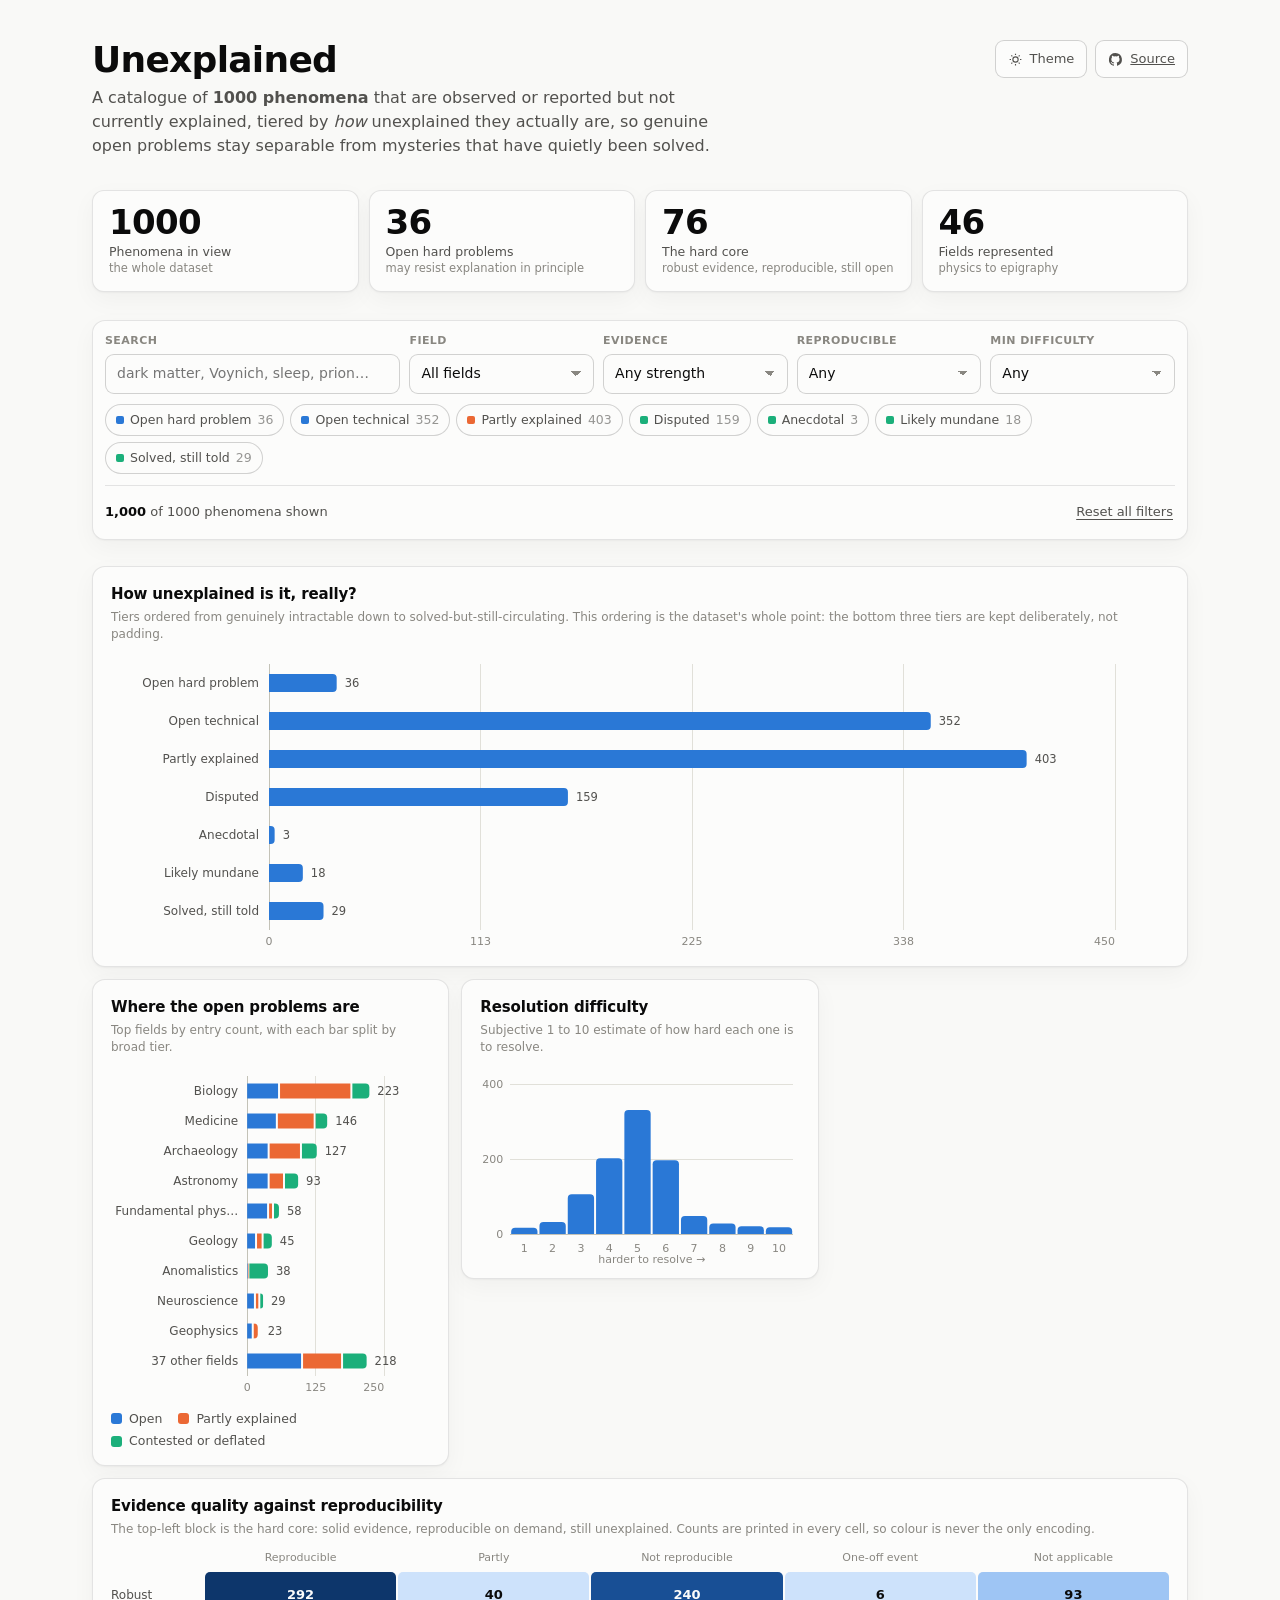
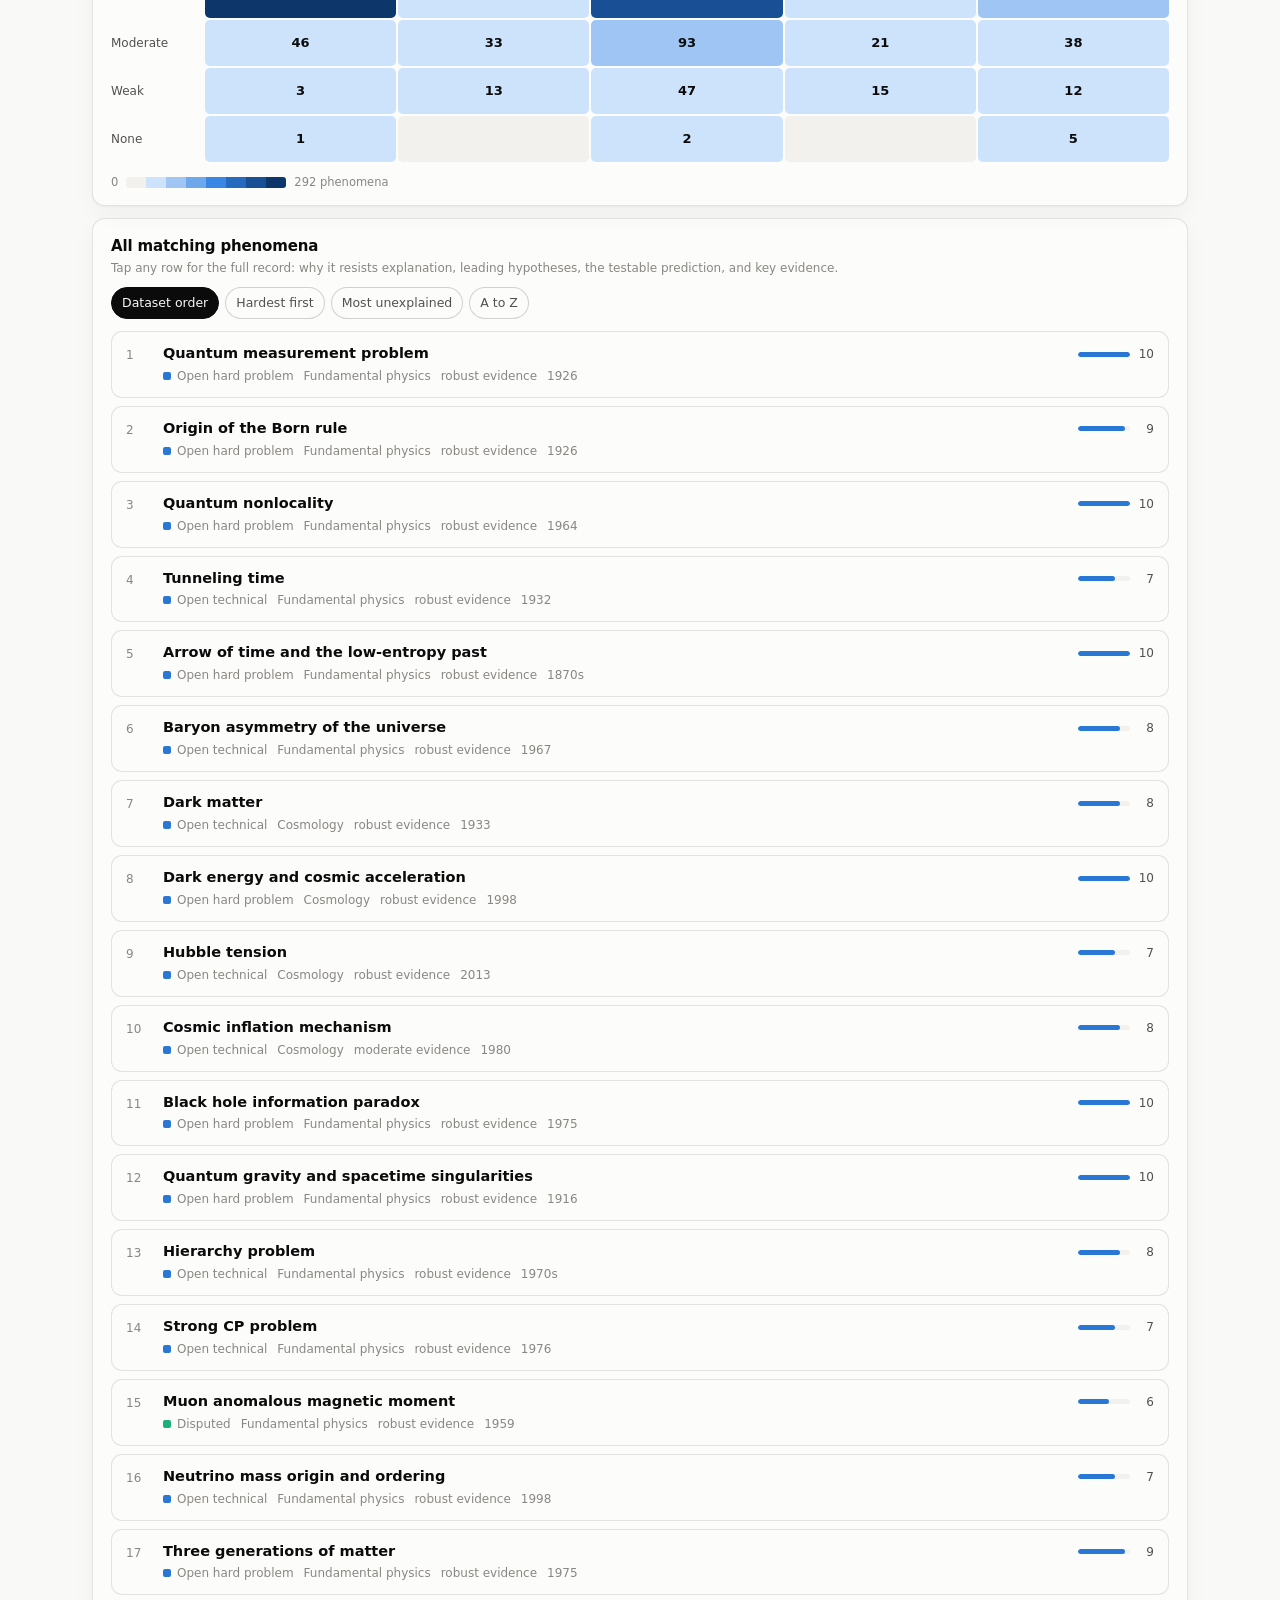
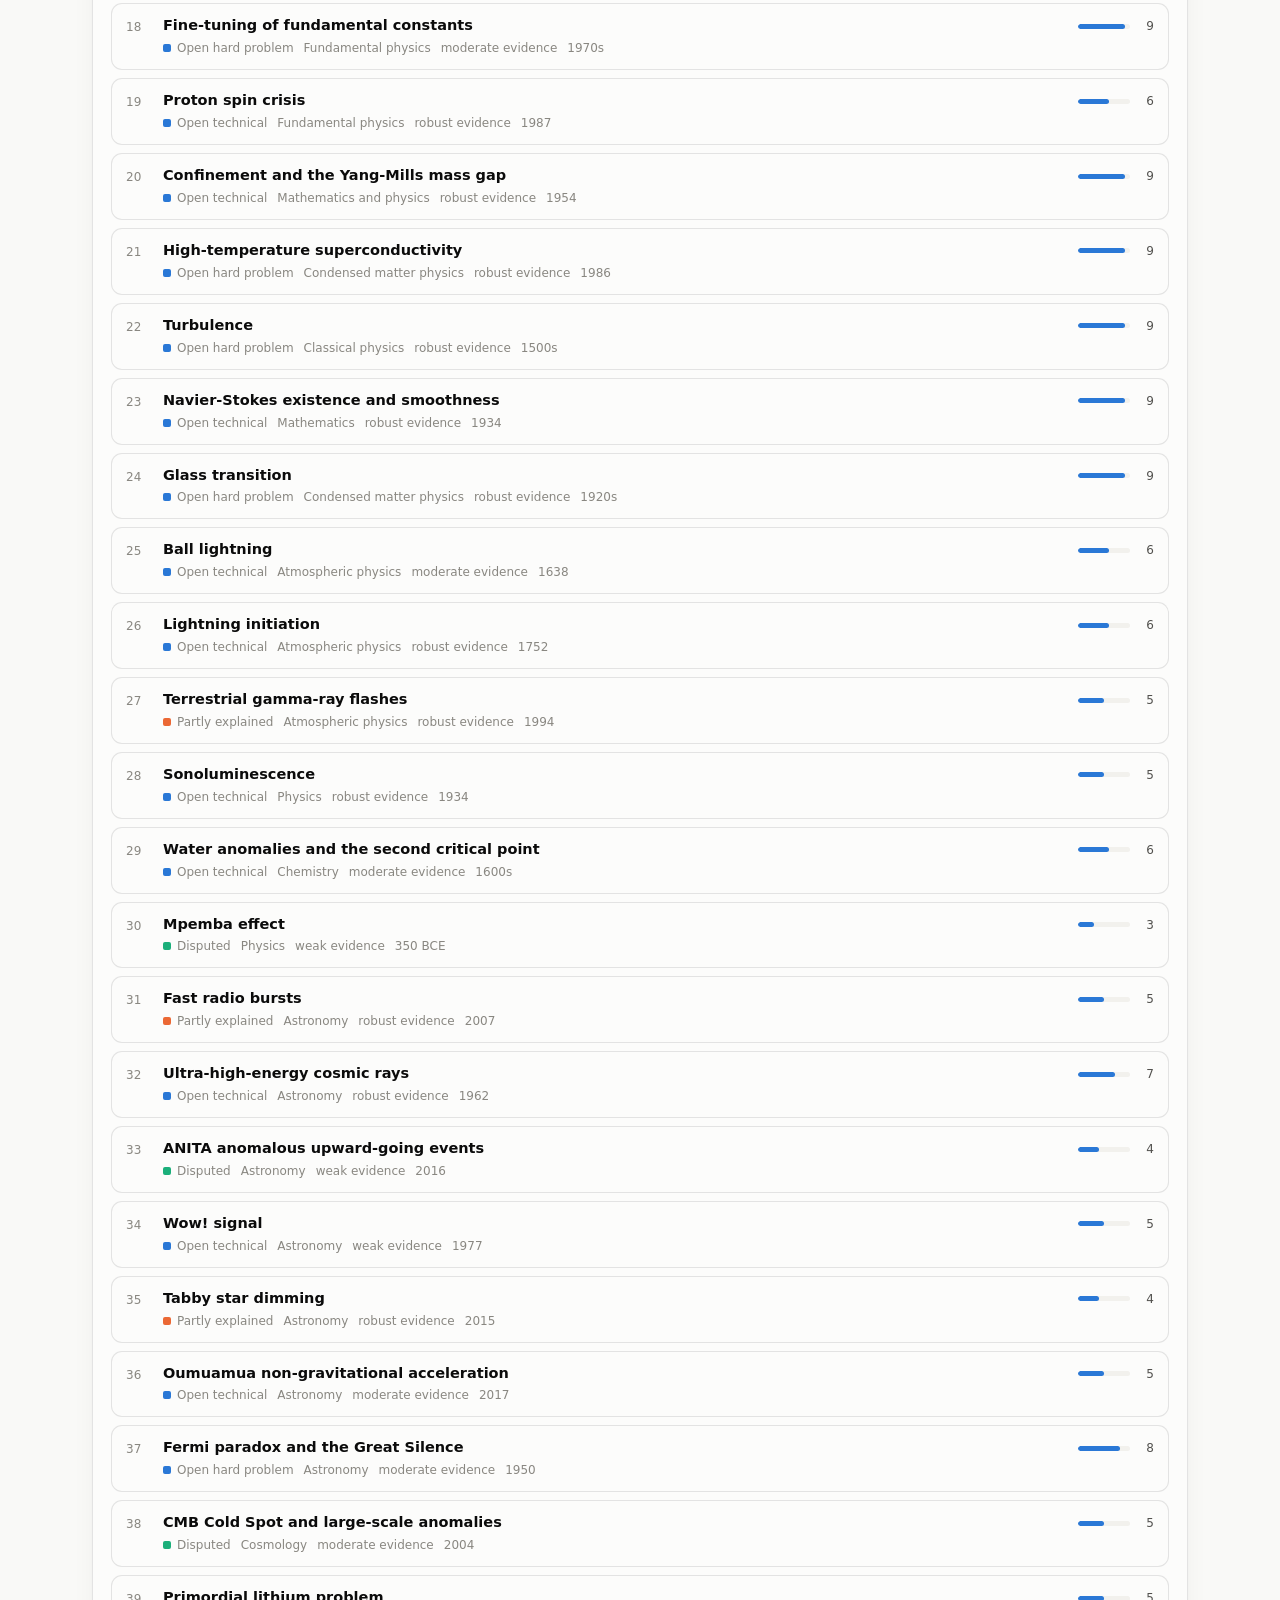
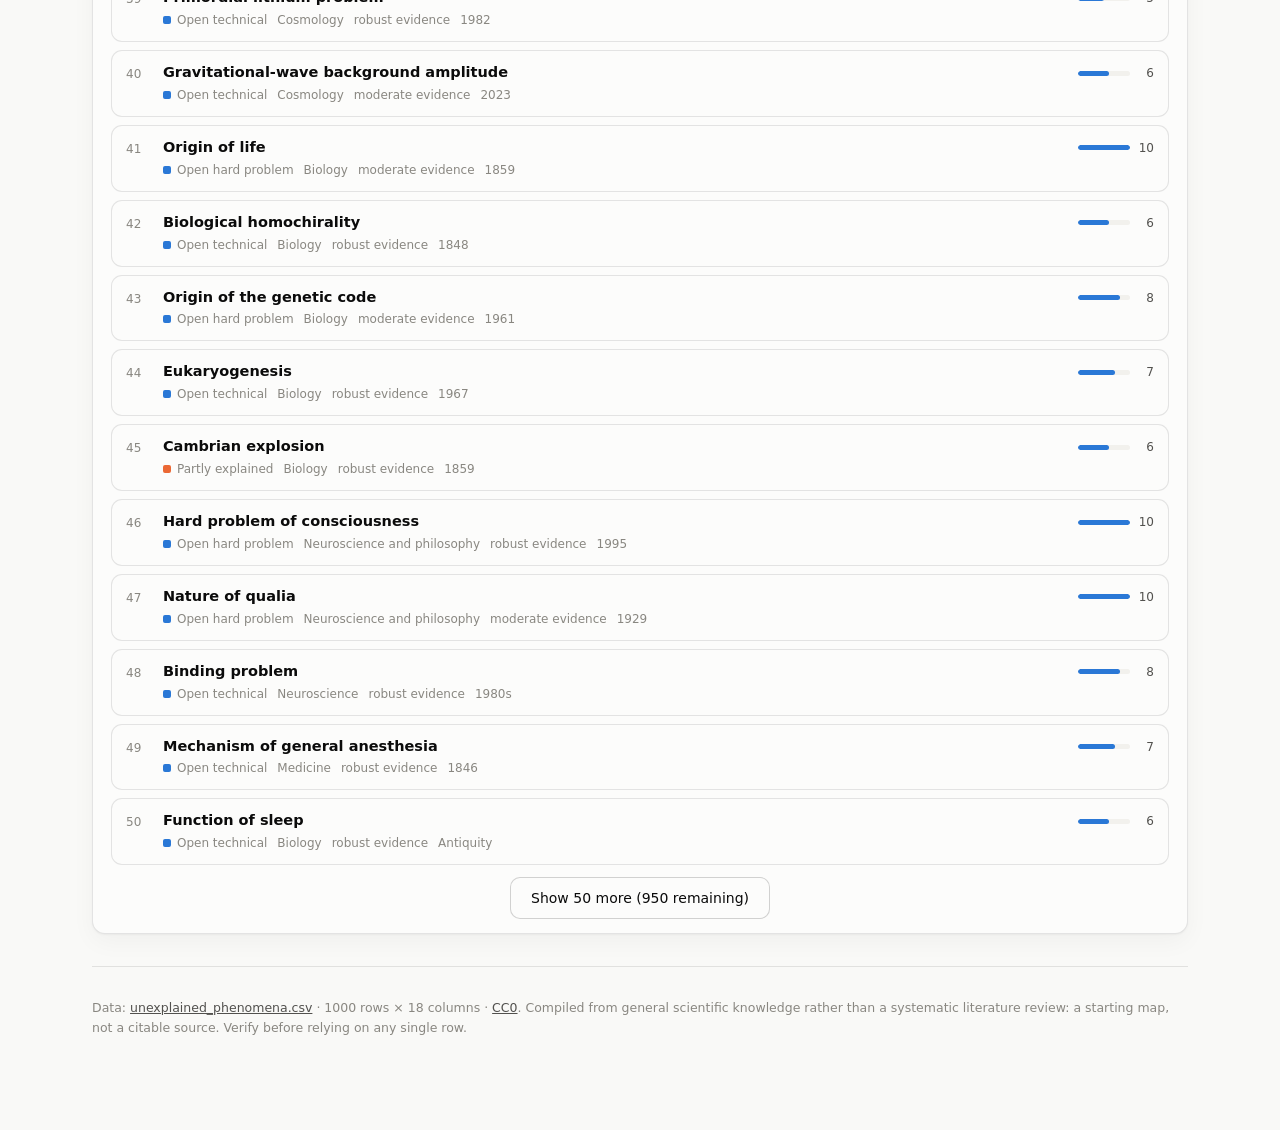
<file: index.html>
<!doctype html>
<html lang="en">
<head>
<meta charset="utf-8">
<meta name="viewport" content="width=device-width, initial-scale=1">
<title>Unexplained: 1000 phenomena science cannot explain</title>
<meta name="description" content="An interactive visualiser over a dataset of 1000 phenomena that are observed or reported but not currently explained, with honest status tiers separating genuine open problems from deflated mysteries.">
<meta name="color-scheme" content="light dark">
<meta property="og:title" content="Unexplained: 1000 phenomena science cannot explain">
<meta property="og:description" content="Interactive visualiser over 1000 documented unexplained phenomena, tiered by how unexplained they actually are.">
<meta property="og:type" content="website">
<link rel="stylesheet" href="styles.css">
<link rel="icon" href="data:image/svg+xml,%3Csvg xmlns='http://www.w3.org/2000/svg' viewBox='0 0 100 100'%3E%3Ctext y='.9em' font-size='90'%3E%3F%3C/text%3E%3C/svg%3E">
</head>
<body>
<div class="wrap">

  <header class="masthead">
    <div>
      <h1>Unexplained</h1>
      <p class="tagline">
        A catalogue of <strong>1000 phenomena</strong> that are observed or reported but not currently
        explained, tiered by <em>how</em> unexplained they actually are, so genuine open problems
        stay separable from mysteries that have quietly been solved.
      </p>
    </div>
    <div class="masthead-tools">
      <button class="icon-btn" id="theme-btn" type="button" aria-label="Switch colour theme">
        <svg viewBox="0 0 24 24" fill="none" stroke="currentColor" stroke-width="1.8" aria-hidden="true">
          <circle cx="12" cy="12" r="4.2"/><path d="M12 2.6v2.2M12 19.2v2.2M2.6 12h2.2M19.2 12h2.2M5.4 5.4l1.5 1.5M17.1 17.1l1.5 1.5M18.6 5.4l-1.5 1.5M6.9 17.1l-1.5 1.5"/>
        </svg><span id="theme-label">Theme</span>
      </button>
      <a class="icon-btn" href="https://github.com/Eeman1113/Unexplained" rel="noopener">
        <svg viewBox="0 0 24 24" fill="currentColor" aria-hidden="true"><path d="M12 1.5a10.5 10.5 0 0 0-3.32 20.46c.52.1.71-.23.71-.5v-1.77c-2.9.63-3.52-1.4-3.52-1.4-.47-1.2-1.15-1.52-1.15-1.52-.94-.64.07-.63.07-.63 1.04.07 1.59 1.07 1.59 1.07.93 1.59 2.43 1.13 3.02.86.1-.67.36-1.13.66-1.39-2.31-.26-4.74-1.16-4.74-5.15 0-1.14.4-2.07 1.07-2.8-.11-.26-.46-1.32.1-2.75 0 0 .86-.28 2.83 1.07a9.8 9.8 0 0 1 5.16 0c1.96-1.35 2.82-1.07 2.82-1.07.57 1.43.21 2.49.11 2.75.67.73 1.07 1.66 1.07 2.8 0 4-2.44 4.88-4.76 5.14.37.32.7.95.7 1.92v2.85c0 .28.19.61.72.5A10.5 10.5 0 0 0 12 1.5Z"/></svg>
        <span>Source</span>
      </a>
    </div>
  </header>

  <section class="tiles" id="tiles" aria-label="Dataset summary"></section>

  <section class="filters" aria-label="Filters">
    <div class="filter-grid">
      <div class="field search">
        <label for="q">Search</label>
        <input type="search" id="q" placeholder="dark matter, Voynich, sleep, prion&hellip;" autocomplete="off" spellcheck="false">
      </div>
      <div class="field">
        <label for="f-cat">Field</label>
        <select id="f-cat"><option value="">All fields</option></select>
      </div>
      <div class="field">
        <label for="f-evid">Evidence</label>
        <select id="f-evid"><option value="">Any strength</option></select>
      </div>
      <div class="field">
        <label for="f-repro">Reproducible</label>
        <select id="f-repro"><option value="">Any</option></select>
      </div>
      <div class="field">
        <label for="f-diff">Min difficulty</label>
        <select id="f-diff"><option value="">Any</option></select>
      </div>
    </div>
    <div class="chips" id="tier-chips" role="group" aria-label="Filter by status tier"></div>
    <div class="filter-foot">
      <span><strong id="count">-</strong> of 1000 phenomena shown</span>
      <button class="text-btn" id="reset" type="button">Reset all filters</button>
    </div>
  </section>

  <div class="chart-grid">
    <section class="card span-all">
      <div class="card-head">
        <h2>How unexplained is it, really?</h2>
        <p class="card-note">Tiers ordered from genuinely intractable down to solved-but-still-circulating. This ordering is the dataset's whole point: the bottom three tiers are kept deliberately, not padding.</p>
      </div>
      <svg class="chart" id="chart-tier" role="img" aria-labelledby="chart-tier-t"><title id="chart-tier-t">Phenomena count by status tier</title></svg>
    </section>

    <section class="card">
      <div class="card-head">
        <h2>Where the open problems are</h2>
        <p class="card-note">Top fields by entry count, with each bar split by broad tier.</p>
      </div>
      <svg class="chart" id="chart-field" role="img" aria-labelledby="chart-field-t"><title id="chart-field-t">Phenomena count by field, split by tier group</title></svg>
      <div class="legend" id="legend-field"></div>
    </section>

    <section class="card">
      <div class="card-head">
        <h2>Resolution difficulty</h2>
        <p class="card-note">Subjective 1 to 10 estimate of how hard each one is to resolve.</p>
      </div>
      <svg class="chart" id="chart-diff" role="img" aria-labelledby="chart-diff-t"><title id="chart-diff-t">Distribution of resolution difficulty scores</title></svg>
    </section>

    <section class="card span-all">
      <div class="card-head">
        <h2>Evidence quality against reproducibility</h2>
        <p class="card-note">The top-left block is the hard core: solid evidence, reproducible on demand, still unexplained. Counts are printed in every cell, so colour is never the only encoding.</p>
      </div>
      <div class="heat" id="heat" role="table" aria-label="Evidence strength by reproducibility, counts"></div>
      <div class="scale-legend" id="heat-scale"></div>
    </section>
  </div>

  <section class="card span-all">
    <div class="table-head">
      <div>
        <h2>All matching phenomena</h2>
        <p class="card-note">Tap any row for the full record: why it resists explanation, leading hypotheses, the testable prediction, and key evidence.</p>
      </div>
      <div class="sorts" id="sorts" role="group" aria-label="Sort order"></div>
    </div>
    <div class="results" id="results" aria-live="polite"></div>
    <div class="more-wrap" id="more-wrap" hidden>
      <button class="more-btn" id="more" type="button">Show more</button>
    </div>
  </section>

  <footer class="foot">
    <p>
      Data: <a href="https://github.com/Eeman1113/Unexplained/blob/main/unexplained_phenomena.csv">unexplained_phenomena.csv</a>
      &middot; 1000 rows &times; 18 columns &middot; <a href="https://creativecommons.org/publicdomain/zero/1.0/">CC0</a>.
      Compiled from general scientific knowledge rather than a systematic literature review:
      a starting map, not a citable source. Verify before relying on any single row.
    </p>
  </footer>
</div>

<div id="tip" role="status" aria-live="polite"></div>
<script src="app.js"></script>
</body>
</html>
</file>
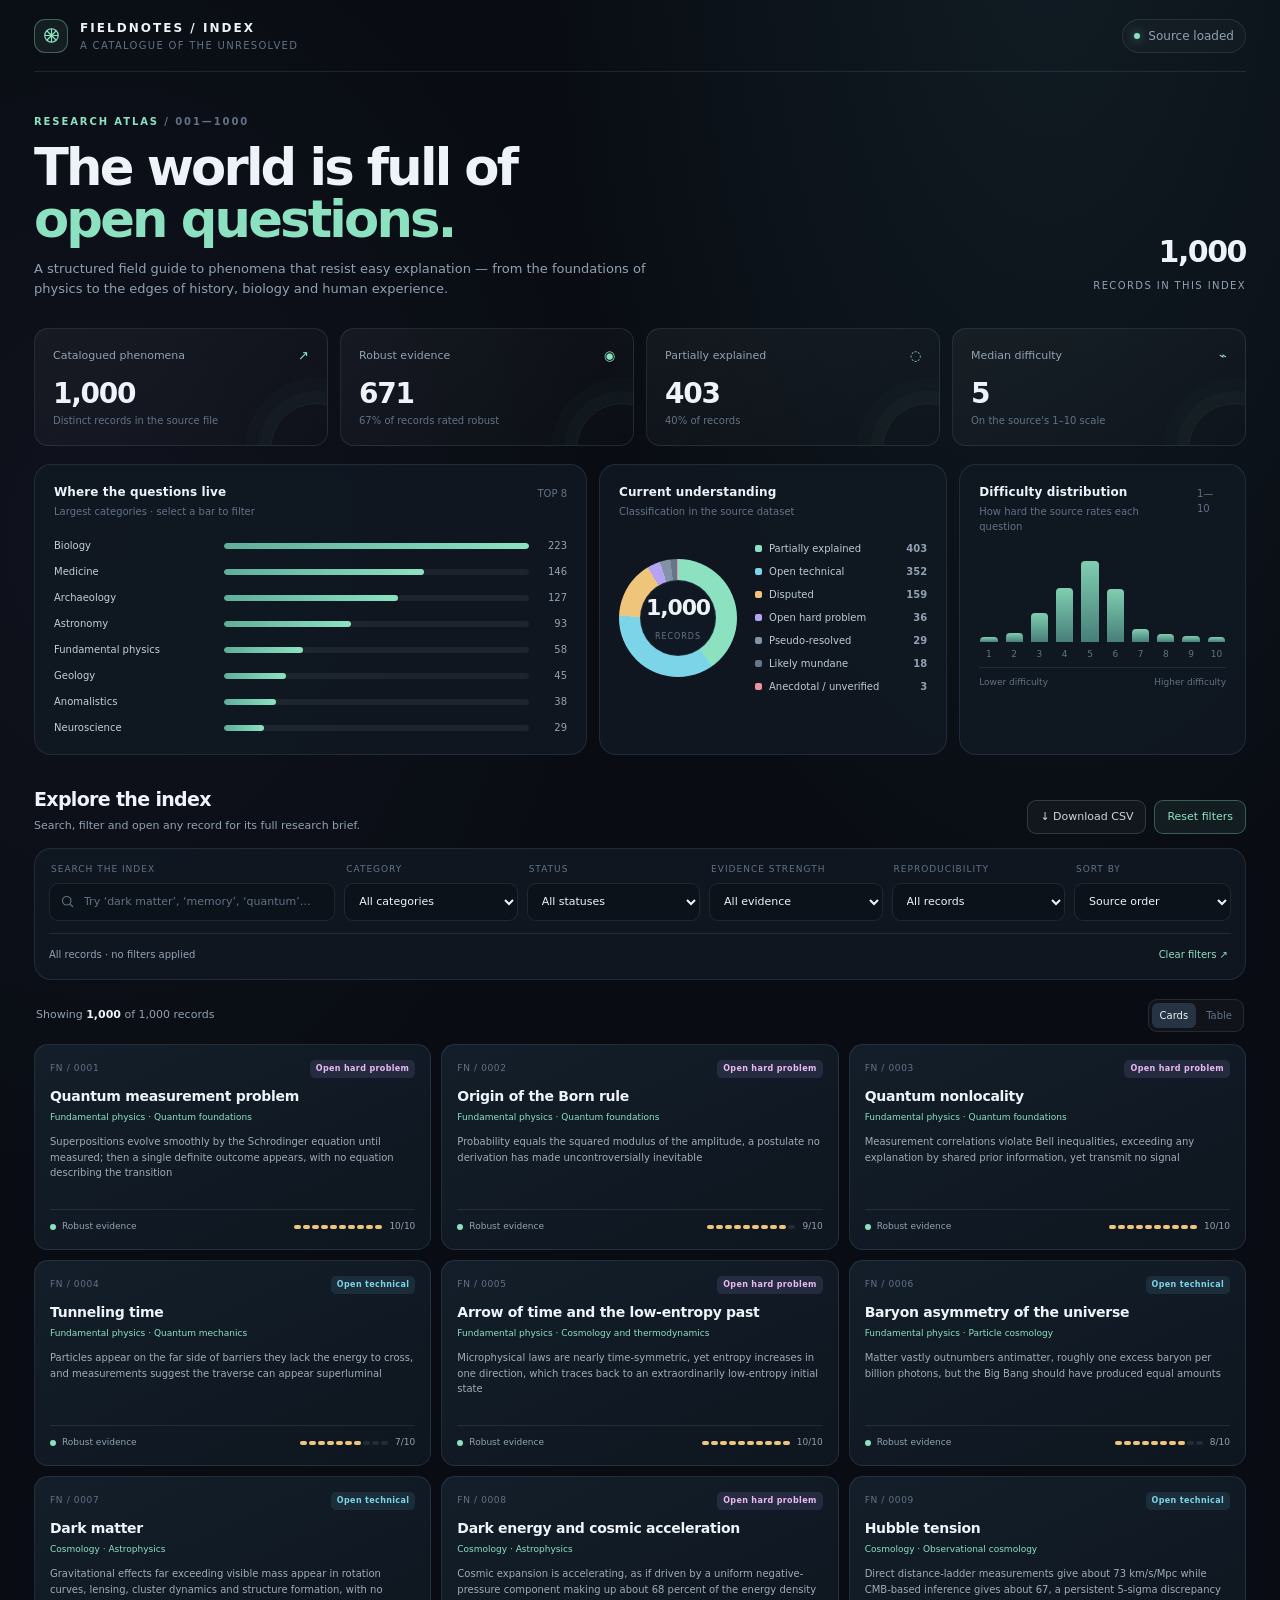
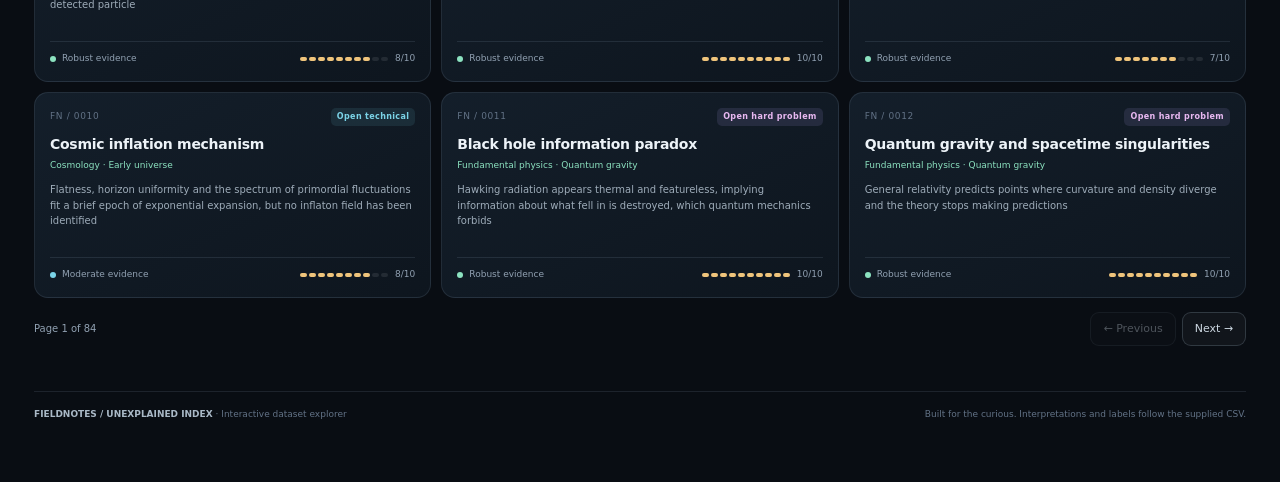
<file: BLABLEBLUE.html>
<!doctype html>
<html lang="en">
<head>
  <meta charset="utf-8">
  <meta name="viewport" content="width=device-width, initial-scale=1, viewport-fit=cover">
  <meta name="theme-color" content="#090d13">
  <meta name="description" content="An interactive field guide to 1,000 unexplained phenomena across science, history, nature and human experience.">
  <title>The Unexplained Index — Fieldnotes</title>
  <style>
    :root {
      color-scheme: dark;
      --bg: #090d13;
      --bg-soft: #0d131c;
      --panel: #101923;
      --panel-raised: #141f2b;
      --line: rgba(173, 197, 220, .12);
      --line-strong: rgba(173, 197, 220, .2);
      --text: #edf3f8;
      --muted: #91a1b2;
      --faint: #627286;
      --mint: #8ce2c0;
      --cyan: #7bd4e8;
      --amber: #efc47b;
      --rose: #ed939b;
      --violet: #b7a3f3;
      --radius: 17px;
      --shadow: 0 18px 55px rgba(0,0,0,.28);
    }
    * { box-sizing: border-box; }
    html { scroll-behavior: smooth; background: var(--bg); }
    body {
      margin: 0; background:
        radial-gradient(ellipse at 82% -5%, rgba(66,119,137,.14), transparent 34%),
        radial-gradient(ellipse at 8% 26%, rgba(96,77,147,.08), transparent 30%), var(--bg);
      color: var(--text); font-family: Inter, ui-sans-serif, system-ui, -apple-system, BlinkMacSystemFont, "Segoe UI", sans-serif;
      font-size: 14px; line-height: 1.5; min-height: 100vh;
    }
    button, input, select { font: inherit; }
    button { color: inherit; }
    button:focus-visible, input:focus-visible, select:focus-visible { outline: 2px solid var(--mint); outline-offset: 2px; }
    .shell { max-width: 1600px; margin: 0 auto; padding: 0 34px 60px; }
    .topbar { height: 72px; display:flex; align-items:center; justify-content:space-between; border-bottom:1px solid var(--line); gap:20px; }
    .brand { display:flex; align-items:center; gap:12px; min-width:0; }
    .brand-mark { width:34px; height:34px; display:grid; place-items:center; border:1px solid rgba(140,226,192,.35); border-radius:11px; background:rgba(140,226,192,.08); color:var(--mint); flex:none; }
    .brand-mark svg { width:19px; height:19px; }
    .brand-name { font-size:12px; letter-spacing:.17em; text-transform:uppercase; font-weight:760; white-space:nowrap; }
    .brand-sub { color:var(--faint); font-size:10px; letter-spacing:.13em; text-transform:uppercase; margin-top:1px; }
    .top-right { display:flex; align-items:center; gap:18px; color:var(--muted); font-size:12px; }
    .source-pill { display:flex; align-items:center; gap:8px; border:1px solid var(--line); background:rgba(255,255,255,.025); border-radius:30px; padding:7px 11px; }
    .dot { width:6px; height:6px; border-radius:50%; background:var(--mint); box-shadow:0 0 10px rgba(140,226,192,.6); }
    .hero { display:flex; justify-content:space-between; align-items:flex-end; gap:32px; padding:42px 0 30px; }
    .eyebrow { color:var(--mint); text-transform:uppercase; letter-spacing:.19em; font-weight:700; font-size:10px; margin-bottom:12px; }
    h1 { font-size:clamp(31px,4vw,53px); line-height:1.02; letter-spacing:-.055em; font-weight:650; margin:0; max-width:750px; }
    h1 em { color:var(--mint); font-style:normal; }
    .hero-copy { color:var(--muted); max-width:620px; font-size:13px; margin:14px 0 0; }
    .hero-side { text-align:right; flex:none; padding-bottom:3px; }
    .hero-side strong { display:block; font-size:30px; letter-spacing:-.05em; font-weight:650; }
    .hero-side span { color:var(--muted); font-size:10px; letter-spacing:.14em; text-transform:uppercase; }
    .stats { display:grid; grid-template-columns:repeat(4,minmax(0,1fr)); gap:12px; margin-bottom:18px; }
    .stat { background:linear-gradient(145deg,rgba(255,255,255,.045),rgba(255,255,255,.012)); border:1px solid var(--line); border-radius:14px; padding:17px 18px; min-height:106px; position:relative; overflow:hidden; }
    .stat:after { content:""; width:90px; height:90px; position:absolute; right:-35px; bottom:-50px; border-radius:50%; border:1px solid rgba(140,226,192,.09); box-shadow:0 0 0 12px rgba(140,226,192,.018),0 0 0 25px rgba(140,226,192,.012); }
    .stat-label { color:var(--muted); font-size:11px; display:flex; justify-content:space-between; align-items:center; gap:8px; }
    .stat-value { font-size:28px; line-height:1.15; font-weight:660; letter-spacing:-.045em; margin-top:12px; }
    .stat-note { color:var(--faint); font-size:10px; margin-top:3px; }
    .stat-icon { color:var(--mint); font-size:13px; }
    .insights { display:grid; grid-template-columns:minmax(0,1.35fr) minmax(280px,.85fr) minmax(240px,.7fr); gap:12px; margin-bottom:27px; }
    .panel { background:rgba(16,25,35,.88); border:1px solid var(--line); border-radius:var(--radius); min-width:0; }
    .panel-head { display:flex; justify-content:space-between; align-items:flex-start; gap:12px; padding:18px 19px 8px; }
    .panel-title { font-size:12px; font-weight:680; letter-spacing:.01em; }
    .panel-kicker { color:var(--faint); font-size:10px; margin-top:3px; }
    .panel-body { padding:10px 19px 18px; }
    .bar-list { display:grid; gap:9px; }
    .bar-row { display:grid; grid-template-columns:minmax(95px, 1.05fr) minmax(70px,2fr) 28px; align-items:center; gap:10px; cursor:pointer; border-radius:7px; padding:1px 3px; margin:0 -3px; }
    .bar-row:hover { background:rgba(255,255,255,.035); }
    .bar-name { color:#c2ced9; font-size:10px; overflow:hidden; text-overflow:ellipsis; white-space:nowrap; }
    .bar-track { background:rgba(255,255,255,.06); height:6px; border-radius:8px; overflow:hidden; }
    .bar-fill { height:100%; border-radius:8px; background:linear-gradient(90deg,#5fae9a,#8ce2c0); }
    .bar-num { color:var(--muted); text-align:right; font-size:10px; font-variant-numeric:tabular-nums; }
    .status-layout { display:grid; grid-template-columns:118px 1fr; align-items:center; gap:18px; padding-top:14px; }
    .donut { width:118px; height:118px; border-radius:50%; position:relative; display:grid; place-items:center; flex:none; }
    .donut:after { content:""; width:74px; height:74px; background:var(--panel); border:1px solid var(--line); border-radius:50%; position:absolute; }
    .donut-center { position:relative; z-index:1; text-align:center; }
    .donut-center strong { display:block; font-size:22px; letter-spacing:-.05em; }
    .donut-center span { font-size:8px; color:var(--faint); text-transform:uppercase; letter-spacing:.12em; }
    .legend { display:grid; gap:8px; min-width:0; }
    .legend-row { display:flex; justify-content:space-between; align-items:center; gap:8px; font-size:10px; color:#bdcad6; }
    .legend-left { display:flex; align-items:center; gap:7px; min-width:0; }
    .legend-left span:last-child { overflow:hidden; white-space:nowrap; text-overflow:ellipsis; }
    .swatch { width:7px; height:7px; border-radius:2px; flex:none; }
    .legend-row b { color:var(--muted); font-weight:600; font-variant-numeric:tabular-nums; }
    .difficulty-chart { display:flex; align-items:flex-end; gap:8px; height:116px; padding:9px 1px 0; border-bottom:1px solid var(--line); }
    .difficulty-col { flex:1; height:100%; display:flex; flex-direction:column; align-items:center; justify-content:flex-end; gap:6px; min-width:0; }
    .difficulty-bar { width:min(100%,21px); min-height:2px; border-radius:4px 4px 0 0; background:linear-gradient(180deg,#8ce2c0,#4d8a83); opacity:.9; }
    .difficulty-col label { color:var(--faint); font-size:9px; padding-bottom:6px; }
    .chart-foot { display:flex; justify-content:space-between; color:var(--faint); font-size:9px; margin-top:8px; }
    .section-head { display:flex; justify-content:space-between; align-items:flex-end; gap:20px; margin:30px 0 14px; }
    .section-head h2 { font-size:19px; letter-spacing:-.035em; margin:0; font-weight:650; }
    .section-head p { color:var(--muted); font-size:11px; margin:4px 0 0; }
    .section-actions { display:flex; gap:8px; flex:none; }
    .btn { border:1px solid var(--line-strong); background:rgba(255,255,255,.035); color:#cbd6e0; border-radius:9px; padding:8px 12px; cursor:pointer; font-size:11px; transition:.15s ease; }
    .btn:hover { background:rgba(255,255,255,.075); border-color:rgba(173,197,220,.32); }
    .btn.primary { border-color:rgba(140,226,192,.32); color:var(--mint); background:rgba(140,226,192,.075); }
    .btn:disabled { opacity:.35; cursor:not-allowed; }
    .filter-panel { padding:14px; margin-bottom:12px; }
    .filter-grid { display:grid; grid-template-columns:minmax(190px,1.65fr) repeat(4,minmax(125px,1fr)) auto; gap:9px; align-items:end; }
    .field { min-width:0; }
    .field label { display:block; color:var(--faint); font-size:9px; letter-spacing:.11em; text-transform:uppercase; margin:0 0 6px 2px; }
    .control { width:100%; min-width:0; color:var(--text); border:1px solid var(--line); background:#0b121a; border-radius:9px; height:38px; padding:0 10px; font-size:11px; }
    .control::placeholder { color:#627286; }
    select.control { cursor:pointer; }
    select.control option { background:#101923; }
    .search-wrap { position:relative; }
    .search-wrap svg { position:absolute; left:11px; top:11px; width:15px; height:15px; color:var(--faint); pointer-events:none; }
    .search-wrap input { padding-left:34px; }
    .filter-bottom { display:flex; align-items:center; justify-content:space-between; gap:12px; border-top:1px solid var(--line); margin-top:12px; padding-top:10px; }
    .active-filters { color:var(--muted); font-size:10px; min-height:15px; }
    .clear-btn { background:none; border:0; padding:3px; color:var(--mint); cursor:pointer; font-size:10px; }
    .results-head { display:flex; justify-content:space-between; align-items:center; gap:12px; padding:7px 2px 12px; }
    .result-count { color:var(--muted); font-size:11px; }
    .result-count strong { color:var(--text); font-weight:650; }
    .view-switch { display:flex; background:rgba(255,255,255,.03); border:1px solid var(--line); padding:3px; border-radius:9px; gap:2px; }
    .view-switch button { border:0; background:transparent; color:var(--faint); cursor:pointer; border-radius:6px; padding:5px 8px; font-size:10px; }
    .view-switch button.active { color:var(--text); background:#263343; }
    .cards { display:grid; grid-template-columns:repeat(3,minmax(0,1fr)); gap:10px; }
    .phen-card { background:linear-gradient(155deg,rgba(20,31,43,.98),rgba(14,22,31,.98)); border:1px solid var(--line); border-radius:14px; padding:15px; min-width:0; cursor:pointer; transition:transform .16s ease,border-color .16s ease,background .16s ease; display:flex; flex-direction:column; min-height:206px; }
    .phen-card:hover { transform:translateY(-2px); border-color:rgba(140,226,192,.3); background:linear-gradient(155deg,#172534,#111b27); }
    .card-top { display:flex; align-items:center; justify-content:space-between; gap:8px; margin-bottom:10px; }
    .record-id { color:var(--faint); font-size:9px; font-variant-numeric:tabular-nums; letter-spacing:.07em; }
    .status-tag { border-radius:5px; padding:3px 6px; font-size:8px; letter-spacing:.045em; white-space:nowrap; font-weight:650; background:rgba(255,255,255,.06); color:var(--muted); }
    .status-tag.open-hard-problem { color:#e9b9f2; background:rgba(183,163,243,.12); }
    .status-tag.open-technical { color:var(--cyan); background:rgba(123,212,232,.1); }
    .status-tag.partially-explained { color:var(--mint); background:rgba(140,226,192,.1); }
    .status-tag.disputed { color:var(--amber); background:rgba(239,196,123,.11); }
    .status-tag.likely-mundane, .status-tag.pseudo-resolved { color:#b3c0cc; background:rgba(145,161,178,.1); }
    .status-tag.anecdotal-unverified { color:var(--rose); background:rgba(237,147,155,.1); }
    .phen-card h3 { font-size:14px; line-height:1.28; letter-spacing:-.02em; margin:0 0 5px; font-weight:650; }
    .card-meta { color:var(--mint); font-size:9px; margin-bottom:10px; overflow:hidden; text-overflow:ellipsis; white-space:nowrap; }
    .card-summary { color:#9eacb9; font-size:10px; line-height:1.55; display:-webkit-box; -webkit-line-clamp:3; -webkit-box-orient:vertical; overflow:hidden; margin:0 0 13px; }
    .card-bottom { margin-top:auto; display:flex; align-items:center; justify-content:space-between; border-top:1px solid var(--line); padding-top:10px; gap:8px; }
    .evidence-inline { display:flex; align-items:center; gap:6px; color:var(--muted); font-size:9px; }
    .evidence-dot { width:6px; height:6px; border-radius:50%; background:var(--mint); }
    .difficulty-inline { display:flex; align-items:center; gap:7px; color:var(--muted); font-size:9px; }
    .mini-meter { display:flex; gap:2px; }
    .mini-meter i { width:7px; height:4px; background:rgba(255,255,255,.09); border-radius:2px; }
    .mini-meter i.on { background:var(--amber); }
    .empty { grid-column:1/-1; text-align:center; padding:55px 20px; border:1px dashed var(--line-strong); border-radius:14px; color:var(--muted); }
    .empty strong { display:block; color:var(--text); margin-bottom:5px; }
    .table-wrap { overflow:auto; border:1px solid var(--line); border-radius:13px; background:rgba(16,25,35,.7); }
    table { border-collapse:collapse; width:100%; min-width:760px; font-size:10px; }
    th { text-align:left; color:var(--faint); font-size:9px; letter-spacing:.1em; text-transform:uppercase; font-weight:650; background:#111b26; position:sticky; top:0; z-index:1; }
    th,td { border-bottom:1px solid var(--line); padding:11px 13px; }
    tbody tr { cursor:pointer; }
    tbody tr:hover { background:rgba(140,226,192,.045); }
    td { color:#bcc8d3; }
    td:first-child { color:var(--faint); }
    td:nth-child(2) { color:var(--text); font-weight:600; }
    .pagination { display:flex; align-items:center; justify-content:space-between; gap:12px; margin-top:14px; }
    .page-info { color:var(--muted); font-size:10px; }
    .page-buttons { display:flex; gap:6px; }
    .footer { border-top:1px solid var(--line); margin-top:45px; padding-top:16px; display:flex; justify-content:space-between; gap:20px; color:var(--faint); font-size:9px; }
    .footer b { color:#aab9c7; font-weight:600; }
    .modal-backdrop { position:fixed; inset:0; z-index:20; background:rgba(2,5,9,.76); backdrop-filter:blur(8px); display:none; align-items:center; justify-content:center; padding:22px; }
    .modal-backdrop.open { display:flex; }
    .modal { width:min(820px,100%); max-height:min(88vh,900px); overflow:auto; border:1px solid var(--line-strong); border-radius:20px; background:#101923; box-shadow:var(--shadow); }
    .modal-head { padding:23px 25px 18px; border-bottom:1px solid var(--line); position:sticky; top:0; z-index:2; background:rgba(16,25,35,.96); backdrop-filter:blur(12px); }
    .modal-head-top { display:flex; align-items:center; justify-content:space-between; gap:12px; }
    .modal-kicker { color:var(--mint); font-size:9px; text-transform:uppercase; letter-spacing:.16em; }
    .icon-btn { width:30px; height:30px; border-radius:8px; border:1px solid var(--line); background:rgba(255,255,255,.04); cursor:pointer; color:var(--muted); display:grid; place-items:center; font-size:18px; line-height:1; }
    .modal-head h2 { margin:13px 0 6px; font-size:clamp(21px,3vw,30px); letter-spacing:-.045em; line-height:1.13; font-weight:650; }
    .modal-sub { color:var(--muted); font-size:11px; }
    .modal-body { padding:22px 25px 27px; }
    .detail-grid { display:grid; grid-template-columns:repeat(2,minmax(0,1fr)); gap:10px; }
    .detail-block { border:1px solid var(--line); background:rgba(255,255,255,.02); border-radius:12px; padding:14px; min-width:0; }
    .detail-block.full { grid-column:1/-1; }
    .detail-label { color:var(--mint); font-size:9px; text-transform:uppercase; letter-spacing:.13em; margin-bottom:7px; font-weight:680; }
    .detail-text { color:#c4cfda; font-size:11px; line-height:1.65; white-space:pre-line; overflow-wrap:anywhere; }
    .detail-empty { color:var(--faint); font-style:italic; }
    .modal-metrics { display:flex; flex-wrap:wrap; gap:8px; margin-top:12px; }
    .metric-chip { border:1px solid var(--line); border-radius:7px; padding:5px 8px; color:var(--muted); font-size:9px; }
    .metric-chip b { color:var(--text); font-weight:650; }
    .toast { position:fixed; bottom:20px; left:50%; transform:translate(-50%,20px); opacity:0; pointer-events:none; z-index:40; background:#d5f4e7; color:#10251e; border-radius:9px; padding:9px 13px; font-size:11px; font-weight:650; transition:.2s ease; box-shadow:var(--shadow); }
    .toast.show { opacity:1; transform:translate(-50%,0); }
    .loading { color:var(--muted); text-align:center; padding:80px 20px; }
    .mobile-filter-toggle { display:none; }
    @media (max-width:1100px) {
      .shell { padding:0 22px 50px; }
      .insights { grid-template-columns:1.2fr .9fr; }
      .insights .difficulty-panel { grid-column:1/-1; }
      .difficulty-chart { height:95px; }
      .filter-grid { grid-template-columns:repeat(3,minmax(0,1fr)); }
      .filter-grid .search-field { grid-column:span 2; }
      .cards { grid-template-columns:repeat(2,minmax(0,1fr)); }
    }
    @media (max-width:680px) {
      .shell { padding:0 14px calc(34px + env(safe-area-inset-bottom)); }
      .topbar { height:60px; }
      .brand-mark { width:30px; height:30px; border-radius:9px; }
      .brand-name { font-size:10px; letter-spacing:.13em; }
      .brand-sub { font-size:8px; }
      .top-right { gap:0; }
      .top-right .source-pill { font-size:9px; padding:6px 8px; }
      .hero { display:block; padding:30px 0 22px; }
      h1 { font-size:37px; max-width:420px; }
      .hero-copy { font-size:12px; max-width:440px; margin-top:10px; }
      .hero-side { text-align:left; display:flex; align-items:baseline; gap:8px; margin-top:17px; }
      .hero-side strong { font-size:22px; }
      .hero-side span { font-size:9px; }
      .stats { grid-template-columns:repeat(2,minmax(0,1fr)); gap:8px; }
      .stat { min-height:92px; padding:13px; }
      .stat-value { font-size:24px; margin-top:9px; }
      .stat-label { font-size:10px; }
      .insights { display:flex; flex-direction:column; gap:9px; margin-bottom:22px; }
      .panel-head { padding:15px 15px 6px; }
      .panel-body { padding:8px 15px 15px; }
      .status-layout { grid-template-columns:112px 1fr; gap:14px; }
      .donut { width:108px; height:108px; }
      .donut:after { width:68px; height:68px; }
      .section-head { margin:23px 0 12px; align-items:flex-start; }
      .section-head h2 { font-size:17px; }
      .section-head p { font-size:10px; }
      .section-actions { display:none; }
      .mobile-filter-toggle { display:flex; width:100%; justify-content:space-between; align-items:center; margin-bottom:8px; }
      .filter-panel { display:none; padding:12px; margin-bottom:9px; }
      .filter-panel.expanded { display:block; }
      .filter-grid { grid-template-columns:repeat(2,minmax(0,1fr)); gap:9px; }
      .filter-grid .search-field { grid-column:1/-1; }
      .filter-grid .field:last-child { grid-column:1/-1; }
      .filter-bottom { margin-top:10px; }
      .results-head { padding-bottom:10px; }
      .cards { grid-template-columns:1fr; gap:8px; }
      .phen-card { min-height:0; padding:14px; }
      .card-summary { -webkit-line-clamp:2; margin-bottom:10px; }
      .phen-card h3 { font-size:13px; }
      .table-wrap { border-radius:10px; }
      .pagination { margin-top:11px; }
      .btn { padding:8px 10px; }
      .footer { margin-top:32px; display:block; line-height:1.8; }
      .footer span { display:block; }
      .modal-backdrop { padding:0; align-items:flex-end; }
      .modal { border-radius:19px 19px 0 0; max-height:92dvh; width:100%; border-bottom:0; padding-bottom:env(safe-area-inset-bottom); }
      .modal-head { padding:19px 18px 14px; }
      .modal-body { padding:15px 18px 23px; }
      .detail-grid { grid-template-columns:1fr; gap:8px; }
      .detail-block.full { grid-column:auto; }
      .detail-block { padding:12px; }
      .detail-text { font-size:10.5px; }
      .pagination .btn { padding:8px 9px; }
    }
    @media (prefers-reduced-motion: reduce) { *,*::before,*::after { scroll-behavior:auto !important; transition:none !important; animation:none !important; } }
  </style>
</head>
<body>
  <div class="shell">
    <header class="topbar">
      <div class="brand">
        <div class="brand-mark" aria-hidden="true"><svg viewBox="0 0 24 24" fill="none" stroke="currentColor" stroke-width="1.5"><circle cx="12" cy="12" r="8.5"/><path d="M12 3.5v17M3.5 12h17M6 6l12 12M18 6 6 18"/><circle cx="12" cy="12" r="2.4" fill="currentColor" stroke="none"/></svg></div>
        <div><div class="brand-name">Fieldnotes / Index</div><div class="brand-sub">A catalogue of the unresolved</div></div>
      </div>
      <div class="top-right"><div class="source-pill"><i class="dot"></i><span id="source-status">Loading source</span></div></div>
    </header>

    <main>
      <section class="hero">
        <div>
          <div class="eyebrow">Research atlas <span style="color:var(--faint)">/ 001—1000</span></div>
          <h1>The world is full of<br><em>open questions.</em></h1>
          <p class="hero-copy">A structured field guide to phenomena that resist easy explanation — from the foundations of physics to the edges of history, biology and human experience.</p>
        </div>
        <div class="hero-side"><strong id="hero-total">—</strong><span>records in this index</span></div>
      </section>

      <section class="stats" aria-label="Dataset overview">
        <article class="stat"><div class="stat-label">Catalogued phenomena <span class="stat-icon">↗</span></div><div class="stat-value" id="stat-total">—</div><div class="stat-note">Distinct records in the source file</div></article>
        <article class="stat"><div class="stat-label">Robust evidence <span class="stat-icon">◉</span></div><div class="stat-value" id="stat-robust">—</div><div class="stat-note" id="stat-robust-note">—</div></article>
        <article class="stat"><div class="stat-label">Partially explained <span class="stat-icon">◌</span></div><div class="stat-value" id="stat-partial">—</div><div class="stat-note" id="stat-partial-note">—</div></article>
        <article class="stat"><div class="stat-label">Median difficulty <span class="stat-icon">⌁</span></div><div class="stat-value" id="stat-difficulty">—</div><div class="stat-note">On the source's 1–10 scale</div></article>
      </section>

      <section class="insights" aria-label="Dataset charts">
        <article class="panel">
          <div class="panel-head"><div><div class="panel-title">Where the questions live</div><div class="panel-kicker">Largest categories · select a bar to filter</div></div><span class="panel-kicker">TOP 8</span></div>
          <div class="panel-body"><div class="bar-list" id="category-chart"></div></div>
        </article>
        <article class="panel">
          <div class="panel-head"><div><div class="panel-title">Current understanding</div><div class="panel-kicker">Classification in the source dataset</div></div></div>
          <div class="panel-body status-layout"><div class="donut" id="status-donut"><div class="donut-center"><strong id="status-total">—</strong><span>records</span></div></div><div class="legend" id="status-legend"></div></div>
        </article>
        <article class="panel difficulty-panel">
          <div class="panel-head"><div><div class="panel-title">Difficulty distribution</div><div class="panel-kicker">How hard the source rates each question</div></div><span class="panel-kicker">1—10</span></div>
          <div class="panel-body"><div class="difficulty-chart" id="difficulty-chart"></div><div class="chart-foot"><span>Lower difficulty</span><span>Higher difficulty</span></div></div>
        </article>
      </section>

      <section id="explorer">
        <div class="section-head"><div><h2>Explore the index</h2><p>Search, filter and open any record for its full research brief.</p></div><div class="section-actions"><button class="btn" id="download-all">↓ Download CSV</button><button class="btn primary" id="reset-all">Reset filters</button></div></div>
        <button class="btn mobile-filter-toggle" id="mobile-filter-toggle" aria-expanded="false"><span>⌕ &nbsp; Search & filters</span><span id="filter-chevron">＋</span></button>
        <div class="panel filter-panel" id="filter-panel">
          <div class="filter-grid">
            <div class="field search-field"><label for="search">Search the index</label><div class="search-wrap"><svg viewBox="0 0 24 24" fill="none" stroke="currentColor" stroke-width="1.8"><circle cx="10.8" cy="10.8" r="6.8"/><path d="m16 16 5 5"/></svg><input class="control" id="search" type="search" placeholder="Try ‘dark matter’, ‘memory’, ‘quantum’…" autocomplete="off"></div></div>
            <div class="field"><label for="category-filter">Category</label><select class="control" id="category-filter"><option value="">All categories</option></select></div>
            <div class="field"><label for="status-filter">Status</label><select class="control" id="status-filter"><option value="">All statuses</option></select></div>
            <div class="field"><label for="evidence-filter">Evidence strength</label><select class="control" id="evidence-filter"><option value="">All evidence</option><option value="ROBUST">Robust</option><option value="MODERATE">Moderate</option><option value="WEAK">Weak</option><option value="NONE">None</option></select></div>
            <div class="field"><label for="repro-filter">Reproducibility</label><select class="control" id="repro-filter"><option value="">All records</option><option value="YES">Yes</option><option value="PARTIAL">Partial</option><option value="NO">No</option><option value="ONE_OFF">One-off</option><option value="UNKNOWN">Not specified</option></select></div>
            <div class="field"><label for="sort-filter">Sort by</label><select class="control" id="sort-filter"><option value="id">Source order</option><option value="difficulty-desc">Difficulty: high → low</option><option value="difficulty-asc">Difficulty: low → high</option><option value="name">Name: A → Z</option><option value="evidence">Evidence strength</option></select></div>
          </div>
          <div class="filter-bottom"><div class="active-filters" id="active-filters">All records · no filters applied</div><button class="clear-btn" id="clear-filters">Clear filters ↗</button></div>
        </div>
        <div class="results-head"><div class="result-count" id="result-count">Showing <strong>—</strong></div><div class="view-switch" role="group" aria-label="Result layout"><button id="cards-view" class="active" aria-pressed="true">Cards</button><button id="table-view" aria-pressed="false">Table</button></div></div>
        <div id="results" class="cards"><div class="loading">Reading the index…</div></div>
        <div class="pagination" id="pagination"></div>
      </section>
    </main>
    <footer class="footer"><span><b>FIELDNOTES / UNEXPLAINED INDEX</b> · Interactive dataset explorer</span><span>Built for the curious. Interpretations and labels follow the supplied CSV.</span></footer>
  </div>

  <div class="modal-backdrop" id="modal-backdrop" role="presentation">
    <section class="modal" role="dialog" aria-modal="true" aria-labelledby="modal-title">
      <div class="modal-head"><div class="modal-head-top"><span class="modal-kicker" id="modal-kicker">RECORD / 0001</span><button class="icon-btn" id="modal-close" aria-label="Close details">×</button></div><h2 id="modal-title"></h2><div class="modal-sub" id="modal-sub"></div><div class="modal-metrics" id="modal-metrics"></div></div>
      <div class="modal-body"><div class="detail-grid" id="detail-grid"></div></div>
    </section>
  </div>
  <div class="toast" id="toast" role="status" aria-live="polite"></div>

<script>
(() => {
  'use strict';
  const CSV_PATH = './unexplained_phenomena.csv';
  const PAGE_SIZE = 12;
  const $ = (id) => document.getElementById(id);
  const state = { all: [], filtered: [], page: 1, view: 'cards', mobileFiltersOpen: false };

  const STATUS_LABELS = {
    OPEN_HARD_PROBLEM: 'Open hard problem', OPEN_TECHNICAL: 'Open technical', PARTIALLY_EXPLAINED: 'Partially explained',
    DISPUTED: 'Disputed', PSEUDO_RESOLVED: 'Pseudo-resolved', LIKELY_MUNDANE: 'Likely mundane', ANECDOTAL_UNVERIFIED: 'Anecdotal / unverified'
  };
  const STATUS_COLORS = {
    OPEN_HARD_PROBLEM: '#b7a3f3', OPEN_TECHNICAL: '#7bd4e8', PARTIALLY_EXPLAINED: '#8ce2c0', DISPUTED: '#efc47b',
    PSEUDO_RESOLVED: '#8293a5', LIKELY_MUNDANE: '#64778a', ANECDOTAL_UNVERIFIED: '#ed939b'
  };
  const EVIDENCE_ORDER = { ROBUST: 4, MODERATE: 3, WEAK: 2, NONE: 1 };
  const DETAILS = [
    ['observation_summary','What is observed'], ['why_it_resists_explanation','Why it resists explanation'],
    ['leading_hypotheses','Leading hypotheses'], ['mainstream_view','Mainstream view'],
    ['testable_prediction','Testable prediction'], ['key_evidence_or_cases','Key evidence & cases'],
    ['notable_names','Notable names'], ['locus','Where it occurs'], ['implication_if_solved','If solved, why it matters']
  ];

  function parseCSV(text) {
    const rows = []; let row = [], field = '', quoted = false;
    for (let i = 0; i < text.length; i++) {
      const ch = text[i];
      if (quoted) {
        if (ch === '"' && text[i + 1] === '"') { field += '"'; i++; }
        else if (ch === '"') quoted = false;
        else field += ch;
      } else if (ch === '"') quoted = true;
      else if (ch === ',') { row.push(field); field = ''; }
      else if (ch === '\n') { row.push(field.replace(/\r$/, '')); if (row.some(v => v !== '')) rows.push(row); row = []; field = ''; }
      else field += ch;
    }
    if (field.length || row.length) { row.push(field.replace(/\r$/, '')); if (row.some(v => v !== '')) rows.push(row); }
    if (!rows.length) return [];
    const headers = rows.shift().map(h => h.trim());
    return rows.map(values => {
      const item = {};
      headers.forEach((header, i) => item[header] = (values[i] ?? '').trim());
      item.id = Number(item.id) || 0;
      item.difficulty_1_10 = Number(item.difficulty_1_10) || 0;
      return item;
    });
  }

  const countBy = (items, key) => items.reduce((acc, item) => { const value = item[key] || 'UNSPECIFIED'; acc[value] = (acc[value] || 0) + 1; return acc; }, {});
  const formatNum = (n) => new Intl.NumberFormat('en-US').format(n);
  const pct = (n, total) => total ? `${Math.round(n / total * 100)}%` : '0%';
  const titleCase = (s) => String(s || '').toLowerCase().replace(/\b\w/g, c => c.toUpperCase()).replaceAll('_',' ');
  const statusLabel = (s) => STATUS_LABELS[s] || titleCase(s);
  const statusClass = (s) => String(s || '').toLowerCase().replaceAll('_','-');
  const esc = (s) => String(s ?? '').replace(/[&<>"']/g, c => ({'&':'&amp;','<':'&lt;','>':'&gt;','"':'&quot;',"'":'&#39;'}[c]));

  function init() {
    fetch(CSV_PATH, { cache: 'no-store' })
      .then(r => { if (!r.ok) throw new Error(`Could not load CSV (${r.status})`); return r.text(); })
      .then(csv => {
        state.all = parseCSV(csv);
        if (!state.all.length) throw new Error('The CSV loaded, but no records were found.');
        $('source-status').textContent = 'Source loaded';
        renderOverview(); populateFilters(); bindEvents(); applyFilters();
      })
      .catch(err => {
        $('source-status').textContent = 'Source unavailable';
        $('results').innerHTML = `<div class="empty"><strong>Couldn’t load the dataset.</strong>${esc(err.message)}<br><br>Make sure <code>unexplained_phenomena.csv</code> is next to <code>index.html</code> and the site is served over HTTP (GitHub Pages does this automatically).</div>`;
        console.error(err);
      });
  }

  function renderOverview() {
    const all = state.all, total = all.length;
    const robust = all.filter(x => x.evidence_strength === 'ROBUST').length;
    const partial = all.filter(x => x.status_code === 'PARTIALLY_EXPLAINED').length;
    const diffs = all.map(x => x.difficulty_1_10).filter(Number.isFinite).sort((a,b) => a-b);
    const median = diffs.length ? (diffs.length % 2 ? diffs[(diffs.length-1)/2] : (diffs[diffs.length/2-1] + diffs[diffs.length/2]) / 2) : 0;
    $('hero-total').textContent = formatNum(total);
    $('stat-total').textContent = formatNum(total);
    $('stat-robust').textContent = formatNum(robust);
    $('stat-robust-note').textContent = `${pct(robust,total)} of records rated robust`;
    $('stat-partial').textContent = formatNum(partial);
    $('stat-partial-note').textContent = `${pct(partial,total)} of records`;
    $('stat-difficulty').textContent = Number.isInteger(median) ? median.toFixed(0) : median.toFixed(1);
    $('status-total').textContent = formatNum(total);
    renderCategoryChart(); renderStatusChart(); renderDifficultyChart();
  }

  function renderCategoryChart() {
    const counts = Object.entries(countBy(state.all,'category')).sort((a,b) => b[1]-a[1]).slice(0,8);
    const max = counts[0]?.[1] || 1;
    $('category-chart').innerHTML = counts.map(([name,n]) => `<div class="bar-row" role="button" tabindex="0" data-category="${esc(name)}" title="Filter category: ${esc(name)}"><span class="bar-name">${esc(name)}</span><span class="bar-track"><span class="bar-fill" style="display:block;width:${n/max*100}%"></span></span><span class="bar-num">${n}</span></div>`).join('');
    $('category-chart').querySelectorAll('.bar-row').forEach(el => {
      const activate = () => { $('category-filter').value = el.dataset.category; state.page = 1; applyFilters(); $('explorer').scrollIntoView({behavior:'smooth',block:'start'}); };
      el.addEventListener('click', activate); el.addEventListener('keydown', e => { if (e.key === 'Enter' || e.key === ' ') { e.preventDefault(); activate(); } });
    });
  }

  function renderStatusChart() {
    const preferred = ['PARTIALLY_EXPLAINED','OPEN_TECHNICAL','DISPUTED','OPEN_HARD_PROBLEM','PSEUDO_RESOLVED','LIKELY_MUNDANE','ANECDOTAL_UNVERIFIED'];
    const counts = countBy(state.all,'status_code');
    const entries = preferred.filter(k => counts[k]).map(k => [k,counts[k]]);
    let offset = 0; const total = state.all.length;
    const segments = entries.map(([key,n]) => { const start=offset; offset += n/total*100; return `${STATUS_COLORS[key]} ${start}% ${offset}%`; });
    $('status-donut').style.background = `conic-gradient(${segments.join(',')})`;
    $('status-legend').innerHTML = entries.map(([key,n]) => `<div class="legend-row"><div class="legend-left"><i class="swatch" style="background:${STATUS_COLORS[key]}"></i><span>${esc(statusLabel(key))}</span></div><b>${formatNum(n)}</b></div>`).join('');
  }

  function renderDifficultyChart() {
    const counts = Array.from({length:10},(_,i)=>state.all.filter(x=>x.difficulty_1_10===i+1).length);
    const max = Math.max(...counts,1);
    $('difficulty-chart').innerHTML = counts.map((n,i) => `<div class="difficulty-col" title="Difficulty ${i+1}: ${n} records"><div class="difficulty-bar" style="height:${Math.max(2,n/max*83)}%"></div><label>${i+1}</label></div>`).join('');
  }

  function populateFilters() {
    const categories = [...new Set(state.all.map(x=>x.category).filter(Boolean))].sort((a,b)=>a.localeCompare(b));
    const statuses = [...new Set(state.all.map(x=>x.status_code).filter(Boolean))].sort((a,b)=>a.localeCompare(b));
    $('category-filter').innerHTML = '<option value="">All categories</option>' + categories.map(x=>`<option value="${esc(x)}">${esc(x)}</option>`).join('');
    $('status-filter').innerHTML = '<option value="">All statuses</option>' + statuses.map(x=>`<option value="${esc(x)}">${esc(statusLabel(x))}</option>`).join('');
  }

  function bindEvents() {
    ['search','category-filter','status-filter','evidence-filter','repro-filter','sort-filter'].forEach(id => {
      $(id).addEventListener(id === 'search' ? 'input' : 'change', () => { state.page=1; applyFilters(); });
    });
    $('clear-filters').addEventListener('click', clearFilters);
    $('reset-all').addEventListener('click', clearFilters);
    $('download-all').addEventListener('click', () => downloadCSV(state.all, 'unexplained-phenomena-all.csv'));
    $('cards-view').addEventListener('click', () => setView('cards'));
    $('table-view').addEventListener('click', () => setView('table'));
    $('mobile-filter-toggle').addEventListener('click', () => {
      state.mobileFiltersOpen = !state.mobileFiltersOpen;
      $('filter-panel').classList.toggle('expanded',state.mobileFiltersOpen);
      $('mobile-filter-toggle').setAttribute('aria-expanded',String(state.mobileFiltersOpen));
      $('filter-chevron').textContent = state.mobileFiltersOpen ? '−' : '＋';
    });
    $('modal-close').addEventListener('click', closeModal);
    $('modal-backdrop').addEventListener('click', e => { if (e.target === $('modal-backdrop')) closeModal(); });
    document.addEventListener('keydown', e => { if (e.key === 'Escape') closeModal(); });
  }

  function clearFilters() {
    ['search','category-filter','status-filter','evidence-filter','repro-filter'].forEach(id => $(id).value='');
    $('sort-filter').value='id'; state.page=1; applyFilters();
  }

  function applyFilters() {
    const q = $('search').value.trim().toLowerCase();
    const category = $('category-filter').value, status = $('status-filter').value, evidence = $('evidence-filter').value, repro = $('repro-filter').value;
    state.filtered = state.all.filter(item => {
      if (category && item.category !== category) return false;
      if (status && item.status_code !== status) return false;
      if (evidence && item.evidence_strength !== evidence) return false;
      if (repro && (repro === 'UNKNOWN' ? !!item.reproducible : item.reproducible !== repro)) return false;
      if (q) {
        const haystack = [item.phenomenon,item.category,item.domain,item.first_documented,item.locus,item.observation_summary,item.why_it_resists_explanation,item.leading_hypotheses,item.status_code,item.evidence_strength,item.mainstream_view,item.testable_prediction,item.key_evidence_or_cases,item.notable_names,item.implication_if_solved].join(' ').toLowerCase();
        if (!haystack.includes(q)) return false;
      }
      return true;
    });
    const sort = $('sort-filter').value;
    state.filtered.sort((a,b) => {
      if (sort==='difficulty-desc') return b.difficulty_1_10-a.difficulty_1_10 || a.id-b.id;
      if (sort==='difficulty-asc') return a.difficulty_1_10-b.difficulty_1_10 || a.id-b.id;
      if (sort==='name') return a.phenomenon.localeCompare(b.phenomenon);
      if (sort==='evidence') return (EVIDENCE_ORDER[b.evidence_strength]||0)-(EVIDENCE_ORDER[a.evidence_strength]||0) || a.id-b.id;
      return a.id-b.id;
    });
    state.page = Math.min(state.page, Math.max(1,Math.ceil(state.filtered.length/PAGE_SIZE)));
    renderResults(); renderFilterSummary();
  }

  function renderFilterSummary() {
    const active = [];
    if ($('search').value.trim()) active.push(`Search: “${$('search').value.trim()}”`);
    if ($('category-filter').value) active.push($('category-filter').value);
    if ($('status-filter').value) active.push(statusLabel($('status-filter').value));
    if ($('evidence-filter').value) active.push(titleCase($('evidence-filter').value));
    if ($('repro-filter').value) active.push($('repro-filter').value==='UNKNOWN'?'Reproducibility not specified':`Reproducible: ${titleCase($('repro-filter').value)}`);
    $('active-filters').textContent = active.length ? active.join('  ·  ') : 'All records · no filters applied';
    const count = state.filtered.length;
    $('result-count').innerHTML = `Showing <strong>${formatNum(count)}</strong> of ${formatNum(state.all.length)} records`;
  }

  function difficultyMeter(n) { return `<span class="mini-meter" aria-label="Difficulty ${n} out of 10">${Array.from({length:10},(_,i)=>`<i class="${i<n?'on':''}"></i>`).join('')}</span>`; }
  function cardHTML(item) {
    const cls = statusClass(item.status_code);
    return `<article class="phen-card" role="button" tabindex="0" data-id="${item.id}" aria-label="Open ${esc(item.phenomenon)}">
      <div class="card-top"><span class="record-id">FN / ${String(item.id).padStart(4,'0')}</span><span class="status-tag ${cls}">${esc(statusLabel(item.status_code))}</span></div>
      <h3>${esc(item.phenomenon)}</h3><div class="card-meta">${esc(item.category)} · ${esc(item.domain)}</div>
      <p class="card-summary">${esc(item.observation_summary)}</p>
      <div class="card-bottom"><span class="evidence-inline"><i class="evidence-dot" style="background:${item.evidence_strength==='ROBUST'?'var(--mint)':item.evidence_strength==='MODERATE'?'var(--cyan)':item.evidence_strength==='WEAK'?'var(--amber)':'var(--rose)'}"></i>${esc(titleCase(item.evidence_strength))} evidence</span><span class="difficulty-inline">${difficultyMeter(item.difficulty_1_10)} ${item.difficulty_1_10}/10</span></div>
    </article>`;
  }

  function renderResults() {
    const totalPages = Math.max(1,Math.ceil(state.filtered.length/PAGE_SIZE));
    const start = (state.page-1)*PAGE_SIZE, pageItems = state.filtered.slice(start,start+PAGE_SIZE);
    if (!state.filtered.length) $('results').innerHTML = '<div class="empty"><strong>No matching records.</strong>Try a broader search or clear one of the filters.</div>';
    else if (state.view==='cards') $('results').className='cards', $('results').innerHTML = pageItems.map(cardHTML).join('');
    else $('results').className='table-wrap', $('results').innerHTML = `<table><thead><tr><th>ID</th><th>Phenomenon</th><th>Category</th><th>Status</th><th>Evidence</th><th>Difficulty</th></tr></thead><tbody>${pageItems.map(x=>`<tr data-id="${x.id}" tabindex="0"><td>${String(x.id).padStart(4,'0')}</td><td>${esc(x.phenomenon)}</td><td>${esc(x.category)}</td><td><span class="status-tag ${statusClass(x.status_code)}">${esc(statusLabel(x.status_code))}</span></td><td>${esc(titleCase(x.evidence_strength))}</td><td>${x.difficulty_1_10}/10</td></tr>`).join('')}</tbody></table>`;
    $('results').querySelectorAll('[data-id]').forEach(el => {
      const open = () => openModal(Number(el.dataset.id));
      el.addEventListener('click',open); el.addEventListener('keydown',e=>{if(e.key==='Enter'||e.key===' '){e.preventDefault();open();}});
    });
    $('pagination').innerHTML = `<span class="page-info">Page ${state.page} of ${totalPages}</span><div class="page-buttons"><button class="btn" id="prev-page" ${state.page<=1?'disabled':''}>← Previous</button><button class="btn" id="next-page" ${state.page>=totalPages?'disabled':''}>Next →</button></div>`;
    $('prev-page').addEventListener('click',()=>{state.page--;renderResults();});
    $('next-page').addEventListener('click',()=>{state.page++;renderResults();});
  }

  function setView(view) {
    state.view=view;
    $('cards-view').classList.toggle('active',view==='cards'); $('table-view').classList.toggle('active',view==='table');
    $('cards-view').setAttribute('aria-pressed',String(view==='cards')); $('table-view').setAttribute('aria-pressed',String(view==='table'));
    renderResults();
  }

  function openModal(id) {
    const item = state.all.find(x=>x.id===id); if (!item) return;
    $('modal-kicker').textContent = `FIELDNOTE / ${String(item.id).padStart(4,'0')} · ${esc(item.first_documented || 'Date unspecified')}`;
    $('modal-title').textContent = item.phenomenon;
    $('modal-sub').textContent = [item.category,item.domain,item.locus].filter(Boolean).join('  /  ');
    $('modal-metrics').innerHTML = `<span class="metric-chip">Status <b>${esc(statusLabel(item.status_code))}</b></span><span class="metric-chip">Evidence <b>${esc(titleCase(item.evidence_strength))}</b></span><span class="metric-chip">Reproducible <b>${esc(item.reproducible ? titleCase(item.reproducible) : 'Not specified')}</b></span><span class="metric-chip">Difficulty <b>${item.difficulty_1_10}/10</b></span>`;
    const blocks = DETAILS.map(([key,label]) => `<article class="detail-block ${['observation_summary','leading_hypotheses','why_it_resists_explanation','implication_if_solved'].includes(key)?'full':''}"><div class="detail-label">${esc(label)}</div><div class="detail-text ${item[key]?'':'detail-empty'}">${item[key]?esc(item[key]):'Not specified in the source dataset.'}</div></article>`);
    $('detail-grid').innerHTML = blocks.join('');
    $('modal-backdrop').classList.add('open'); document.body.style.overflow='hidden'; $('modal-close').focus();
  }
  function closeModal() { $('modal-backdrop').classList.remove('open'); document.body.style.overflow=''; }

  function downloadCSV(rows, filename) {
    if (!rows.length) { showToast('There are no records to export.'); return; }
    const headers = Object.keys(state.all[0]);
    const cell = value => `"${String(value ?? '').replace(/"/g,'""')}"`;
    const csv = [headers.map(cell).join(','), ...rows.map(row=>headers.map(h=>cell(row[h])).join(','))].join('\r\n');
    const blob = new Blob(['\ufeff',csv],{type:'text/csv;charset=utf-8;'});
    const url = URL.createObjectURL(blob); const a=document.createElement('a'); a.href=url; a.download=filename; document.body.appendChild(a); a.click(); a.remove(); URL.revokeObjectURL(url);
    showToast(`Exported ${formatNum(rows.length)} records`);
  }
  let toastTimer;
  function showToast(message) { const el=$('toast'); el.textContent=message; el.classList.add('show'); clearTimeout(toastTimer); toastTimer=setTimeout(()=>el.classList.remove('show'),2200); }

  init();
})();
</script>
</body>
</html>
</file>
<file: styles.css>
/* Unexplained visualiser styles
   Palette: validated data-viz reference instance (see README).
   Light surface #fcfcfb / dark surface #1a1a19. */

:root {
  color-scheme: light;
  --page:            #f9f9f7;
  --surface-1:       #fcfcfb;
  --surface-2:       #f2f1ed;
  --text-primary:    #0b0b0b;
  --text-secondary:  #52514e;
  --text-muted:      #898781;
  --grid:            #e1e0d9;
  --axis:            #c3c2b7;
  --border:          rgba(11, 11, 11, 0.10);
  --border-strong:   rgba(11, 11, 11, 0.18);
  --series-1:        #2a78d6;
  --series-2:        #eb6834;
  --series-3:        #1baf7a;
  --focus:           #2a78d6;
  --shadow:          0 1px 2px rgba(11, 11, 11, 0.04), 0 8px 24px rgba(11, 11, 11, 0.04);
  /* sequential blue, low -> high (away from the light surface) */
  --seq-0: #f2f1ed;
  --seq-1: #cde2fb;
  --seq-2: #9ec5f4;
  --seq-3: #6da7ec;
  --seq-4: #3987e5;
  --seq-5: #256abf;
  --seq-6: #184f95;
  --seq-7: #0d366b;
  --seq-ink-flip: 4; /* steps >= this get light ink */
}

@media (prefers-color-scheme: dark) {
  :root:where(:not([data-theme="light"])) {
    color-scheme: dark;
    --page:           #0d0d0d;
    --surface-1:      #1a1a19;
    --surface-2:      #232322;
    --text-primary:   #ffffff;
    --text-secondary: #c3c2b7;
    --text-muted:     #898781;
    --grid:           #2c2c2a;
    --axis:           #383835;
    --border:         rgba(255, 255, 255, 0.10);
    --border-strong:  rgba(255, 255, 255, 0.20);
    --series-1:       #3987e5;
    --series-2:       #d95926;
    --series-3:       #199e70;
    --focus:          #3987e5;
    --shadow:         none;
    --seq-0: #232322;
    --seq-1: #0d366b;
    --seq-2: #184f95;
    --seq-3: #256abf;
    --seq-4: #3987e5;
    --seq-5: #6da7ec;
    --seq-6: #9ec5f4;
    --seq-7: #cde2fb;
    --seq-ink-flip: 4;
  }
}

:root[data-theme="dark"] {
  color-scheme: dark;
  --page:           #0d0d0d;
  --surface-1:      #1a1a19;
  --surface-2:      #232322;
  --text-primary:   #ffffff;
  --text-secondary: #c3c2b7;
  --text-muted:     #898781;
  --grid:           #2c2c2a;
  --axis:           #383835;
  --border:         rgba(255, 255, 255, 0.10);
  --border-strong:  rgba(255, 255, 255, 0.20);
  --series-1:       #3987e5;
  --series-2:       #d95926;
  --series-3:       #199e70;
  --focus:          #3987e5;
  --shadow:         none;
  --seq-0: #232322;
  --seq-1: #0d366b;
  --seq-2: #184f95;
  --seq-3: #256abf;
  --seq-4: #3987e5;
  --seq-5: #6da7ec;
  --seq-6: #9ec5f4;
  --seq-7: #cde2fb;
}

* { box-sizing: border-box; }

html { -webkit-text-size-adjust: 100%; }

body {
  margin: 0;
  background: var(--page);
  color: var(--text-primary);
  font-family: system-ui, -apple-system, "Segoe UI", sans-serif;
  font-size: 15px;
  line-height: 1.5;
  -webkit-font-smoothing: antialiased;
}

.wrap {
  max-width: 1160px;
  margin: 0 auto;
  padding: clamp(16px, 4vw, 40px) clamp(14px, 4vw, 32px) 80px;
}

/* ---------- header ---------- */

.masthead {
  display: flex;
  flex-wrap: wrap;
  align-items: flex-start;
  justify-content: space-between;
  gap: 16px;
  margin-bottom: clamp(20px, 4vw, 32px);
}

h1 {
  margin: 0 0 6px;
  font-size: clamp(24px, 5.5vw, 36px);
  line-height: 1.12;
  letter-spacing: -0.02em;
  font-weight: 650;
}

.tagline {
  margin: 0;
  max-width: 62ch;
  color: var(--text-secondary);
  font-size: clamp(14px, 3.4vw, 16px);
}

.masthead-tools { display: flex; gap: 8px; flex-shrink: 0; }

.icon-btn {
  display: inline-flex;
  align-items: center;
  gap: 7px;
  min-height: 38px;
  padding: 0 12px;
  border: 1px solid var(--border-strong);
  border-radius: 9px;
  background: var(--surface-1);
  color: var(--text-secondary);
  font: inherit;
  font-size: 13px;
  cursor: pointer;
}
.icon-btn:hover { color: var(--text-primary); border-color: var(--text-muted); }
.icon-btn svg { width: 15px; height: 15px; }

/* ---------- stat tiles ---------- */

.tiles {
  display: grid;
  grid-template-columns: repeat(auto-fit, minmax(146px, 1fr));
  gap: 10px;
  margin-bottom: clamp(18px, 3.5vw, 28px);
}

.tile {
  background: var(--surface-1);
  border: 1px solid var(--border);
  border-radius: 12px;
  padding: 14px 16px 15px;
  box-shadow: var(--shadow);
}

.tile-value {
  font-size: clamp(26px, 6vw, 34px);
  line-height: 1.05;
  font-weight: 640;
  letter-spacing: -0.02em;
}

.tile-label {
  margin-top: 3px;
  color: var(--text-secondary);
  font-size: 12.5px;
  line-height: 1.35;
}

.tile-sub { color: var(--text-muted); font-size: 11.5px; }

/* ---------- filter row ---------- */

.filters {
  position: sticky;
  top: 0;
  z-index: 20;
  margin: 0 0 clamp(18px, 3.5vw, 26px);
  padding: 12px;
  background: var(--surface-1);
  border: 1px solid var(--border);
  border-radius: 13px;
  box-shadow: var(--shadow);
}

.filter-grid {
  display: grid;
  grid-template-columns: minmax(0, 1.6fr) repeat(auto-fit, minmax(132px, 1fr));
  gap: 9px;
}

.field { display: flex; flex-direction: column; gap: 4px; min-width: 0; }

.field label {
  color: var(--text-muted);
  font-size: 11px;
  font-weight: 560;
  letter-spacing: 0.04em;
  text-transform: uppercase;
}

input[type="search"], select {
  width: 100%;
  min-height: 40px;
  padding: 0 11px;
  border: 1px solid var(--border-strong);
  border-radius: 9px;
  background: var(--surface-1);
  color: var(--text-primary);
  font: inherit;
  font-size: 14px;
}
select { appearance: none; padding-right: 30px;
  background-image: linear-gradient(45deg, transparent 50%, var(--text-muted) 50%),
                    linear-gradient(135deg, var(--text-muted) 50%, transparent 50%);
  background-position: calc(100% - 17px) 50%, calc(100% - 12px) 50%;
  background-size: 5px 5px, 5px 5px;
  background-repeat: no-repeat;
}

input:focus-visible, select:focus-visible, button:focus-visible,
[tabindex]:focus-visible, summary:focus-visible, a:focus-visible {
  outline: 2px solid var(--focus);
  outline-offset: 2px;
}

.chips { display: flex; flex-wrap: wrap; gap: 6px; margin-top: 10px; }

.chip {
  display: inline-flex;
  align-items: center;
  gap: 6px;
  min-height: 32px;
  padding: 0 10px;
  border: 1px solid var(--border-strong);
  border-radius: 999px;
  background: var(--surface-1);
  color: var(--text-secondary);
  font: inherit;
  font-size: 12.5px;
  cursor: pointer;
  white-space: nowrap;
}
.chip:hover { color: var(--text-primary); }
.chip[aria-pressed="true"] {
  background: var(--text-primary);
  border-color: var(--text-primary);
  color: var(--page);
}
.chip-count { opacity: 0.6; font-variant-numeric: tabular-nums; }

.filter-foot {
  display: flex;
  flex-wrap: wrap;
  align-items: center;
  justify-content: space-between;
  gap: 10px;
  margin-top: 11px;
  padding-top: 10px;
  border-top: 1px solid var(--border);
  color: var(--text-secondary);
  font-size: 13px;
}
.filter-foot strong { color: var(--text-primary); font-variant-numeric: tabular-nums; }

.text-btn {
  border: 0;
  background: none;
  padding: 6px 2px;
  color: var(--text-secondary);
  font: inherit;
  font-size: 13px;
  text-decoration: underline;
  text-underline-offset: 3px;
  cursor: pointer;
}
.text-btn:hover { color: var(--text-primary); }

/* ---------- charts ---------- */

.chart-grid {
  display: grid;
  grid-template-columns: repeat(auto-fit, minmax(330px, 1fr));
  align-items: start;
  gap: 12px;
  margin-bottom: 12px;
}
.span-all { grid-column: 1 / -1; }

.card {
  background: var(--surface-1);
  border: 1px solid var(--border);
  border-radius: 13px;
  padding: 16px clamp(12px, 2.5vw, 18px) 14px;
  box-shadow: var(--shadow);
  min-width: 0;
}

.card-head { margin-bottom: 14px; }

.card h2 {
  margin: 0;
  font-size: 15px;
  font-weight: 620;
  letter-spacing: -0.01em;
}

.card-note {
  margin: 3px 0 0;
  color: var(--text-muted);
  font-size: 12px;
  line-height: 1.4;
}

.chart { width: 100%; display: block; overflow: visible; }

.chart text { font-family: inherit; }
.tick-label { fill: var(--text-muted); font-size: 11px; }
.tick-label.num { font-variant-numeric: tabular-nums; }
.cat-label { fill: var(--text-secondary); font-size: 12px; }
.val-label { fill: var(--text-secondary); font-size: 11.5px; font-variant-numeric: tabular-nums; }
.val-label.inside { fill: var(--surface-1); }
.gridline { stroke: var(--grid); stroke-width: 1; shape-rendering: crispEdges; }
.axisline { stroke: var(--axis); stroke-width: 1; shape-rendering: crispEdges; }

.bar { fill: var(--series-1); }
.bar.s2 { fill: var(--series-2); }
.bar.s3 { fill: var(--series-3); }
.hit { fill: transparent; cursor: default; }
.hit:hover + .bar, .hit:focus-visible + .bar { opacity: 0.78; }

.legend {
  display: flex;
  flex-wrap: wrap;
  gap: 4px 16px;
  margin-top: 12px;
  color: var(--text-secondary);
  font-size: 12.5px;
}
.legend-item { display: inline-flex; align-items: center; gap: 7px; }
.swatch { width: 11px; height: 11px; border-radius: 3px; flex-shrink: 0; }

.scale-legend {
  display: flex;
  align-items: center;
  gap: 8px;
  margin-top: 12px;
  color: var(--text-muted);
  font-size: 11.5px;
}
.scale-ramp { display: flex; border-radius: 3px; overflow: hidden; }
.scale-step { width: 20px; height: 11px; }

/* ---------- heatmap ---------- */

.heat {
  display: grid;
  gap: 2px;
  margin-top: 2px;
  min-width: 0;
}
.heat-cell {
  display: flex;
  align-items: center;
  justify-content: center;
  min-height: 46px;
  border-radius: 5px;
  font-size: 13px;
  font-variant-numeric: tabular-nums;
  font-weight: 560;
  cursor: default;
}
.heat-head {
  display: flex;
  align-items: flex-end;
  justify-content: center;
  padding-bottom: 5px;
  color: var(--text-muted);
  font-size: 11px;
  text-align: center;
  line-height: 1.2;
}
.heat-row-label {
  display: flex;
  align-items: center;
  padding-right: 8px;
  color: var(--text-secondary);
  font-size: 12px;
}

/* ---------- table ---------- */

.table-head {
  display: flex;
  flex-wrap: wrap;
  align-items: baseline;
  justify-content: space-between;
  gap: 10px;
  margin-bottom: 12px;
}

.sorts { display: flex; flex-wrap: wrap; gap: 6px; }

.results { display: flex; flex-direction: column; gap: 8px; }

.row {
  border: 1px solid var(--border);
  border-radius: 11px;
  background: var(--surface-1);
  overflow: hidden;
}
.row > summary {
  display: flex;
  align-items: flex-start;
  gap: 11px;
  padding: 12px 14px;
  cursor: pointer;
  list-style: none;
}
.row > summary::-webkit-details-marker { display: none; }
.row[open] > summary { border-bottom: 1px solid var(--border); }
.row > summary:hover { background: var(--surface-2); }

.row-id {
  flex-shrink: 0;
  min-width: 3.4ch;
  color: var(--text-muted);
  font-size: 12px;
  font-variant-numeric: tabular-nums;
  padding-top: 2px;
}
.row-main { flex: 1; min-width: 0; }
.row-title { font-weight: 570; font-size: 14.5px; line-height: 1.3; }
.row-meta {
  display: flex;
  flex-wrap: wrap;
  gap: 4px 10px;
  margin-top: 4px;
  color: var(--text-muted);
  font-size: 12px;
}
.row-tier { display: inline-flex; align-items: center; gap: 6px; }
.tier-dot { width: 8px; height: 8px; border-radius: 2px; flex-shrink: 0; }

.row-diff {
  flex-shrink: 0;
  display: flex;
  align-items: center;
  gap: 7px;
  padding-top: 1px;
}
.diff-track {
  width: 52px;
  height: 5px;
  border-radius: 3px;
  background: var(--surface-2);
  overflow: hidden;
}
.diff-fill { height: 100%; background: var(--series-1); border-radius: 3px; }
.diff-num {
  color: var(--text-secondary);
  font-size: 12px;
  font-variant-numeric: tabular-nums;
  min-width: 2.2ch;
  text-align: right;
}

.detail { padding: 14px; display: grid; gap: 13px; }
@media (min-width: 720px) { .detail { grid-template-columns: 1fr 1fr; } }
.detail-full { grid-column: 1 / -1; }
.detail dt {
  color: var(--text-muted);
  font-size: 11px;
  font-weight: 560;
  letter-spacing: 0.04em;
  text-transform: uppercase;
  margin-bottom: 3px;
}
.detail dd {
  margin: 0;
  color: var(--text-secondary);
  font-size: 13.5px;
  line-height: 1.5;
}
.detail dd strong { color: var(--text-primary); font-weight: 560; }

.empty {
  padding: 40px 16px;
  text-align: center;
  color: var(--text-muted);
  font-size: 14px;
}

.more-wrap { margin-top: 12px; text-align: center; }
.more-btn {
  min-height: 42px;
  padding: 0 20px;
  border: 1px solid var(--border-strong);
  border-radius: 10px;
  background: var(--surface-1);
  color: var(--text-primary);
  font: inherit;
  font-size: 14px;
  cursor: pointer;
}
.more-btn:hover { background: var(--surface-2); }

/* ---------- tooltip ---------- */

#tip {
  position: fixed;
  z-index: 60;
  max-width: 260px;
  padding: 8px 10px;
  border-radius: 8px;
  background: var(--text-primary);
  color: var(--page);
  font-size: 12.5px;
  line-height: 1.4;
  pointer-events: none;
  opacity: 0;
  transition: opacity 90ms linear;
}
#tip[data-show="1"] { opacity: 1; }
#tip b { font-weight: 620; }
#tip .tip-num { font-variant-numeric: tabular-nums; }

/* ---------- footer ---------- */

.foot {
  margin-top: 32px;
  padding-top: 18px;
  border-top: 1px solid var(--border);
  color: var(--text-muted);
  font-size: 12.5px;
  line-height: 1.6;
}
.foot a { color: var(--text-secondary); }

.sr {
  position: absolute; width: 1px; height: 1px;
  padding: 0; margin: -1px; overflow: hidden;
  clip: rect(0 0 0 0); white-space: nowrap; border: 0;
}

@media (prefers-reduced-motion: reduce) {
  * { transition-duration: 0.01ms !important; animation-duration: 0.01ms !important; }
}

@media (max-width: 560px) {
  .filters { position: static; }
  .filter-grid { grid-template-columns: 1fr 1fr; }
  .field.search { grid-column: 1 / -1; }
  .row > summary { padding: 11px 12px; }
  .row-diff .diff-track { width: 36px; }
}
</file>
